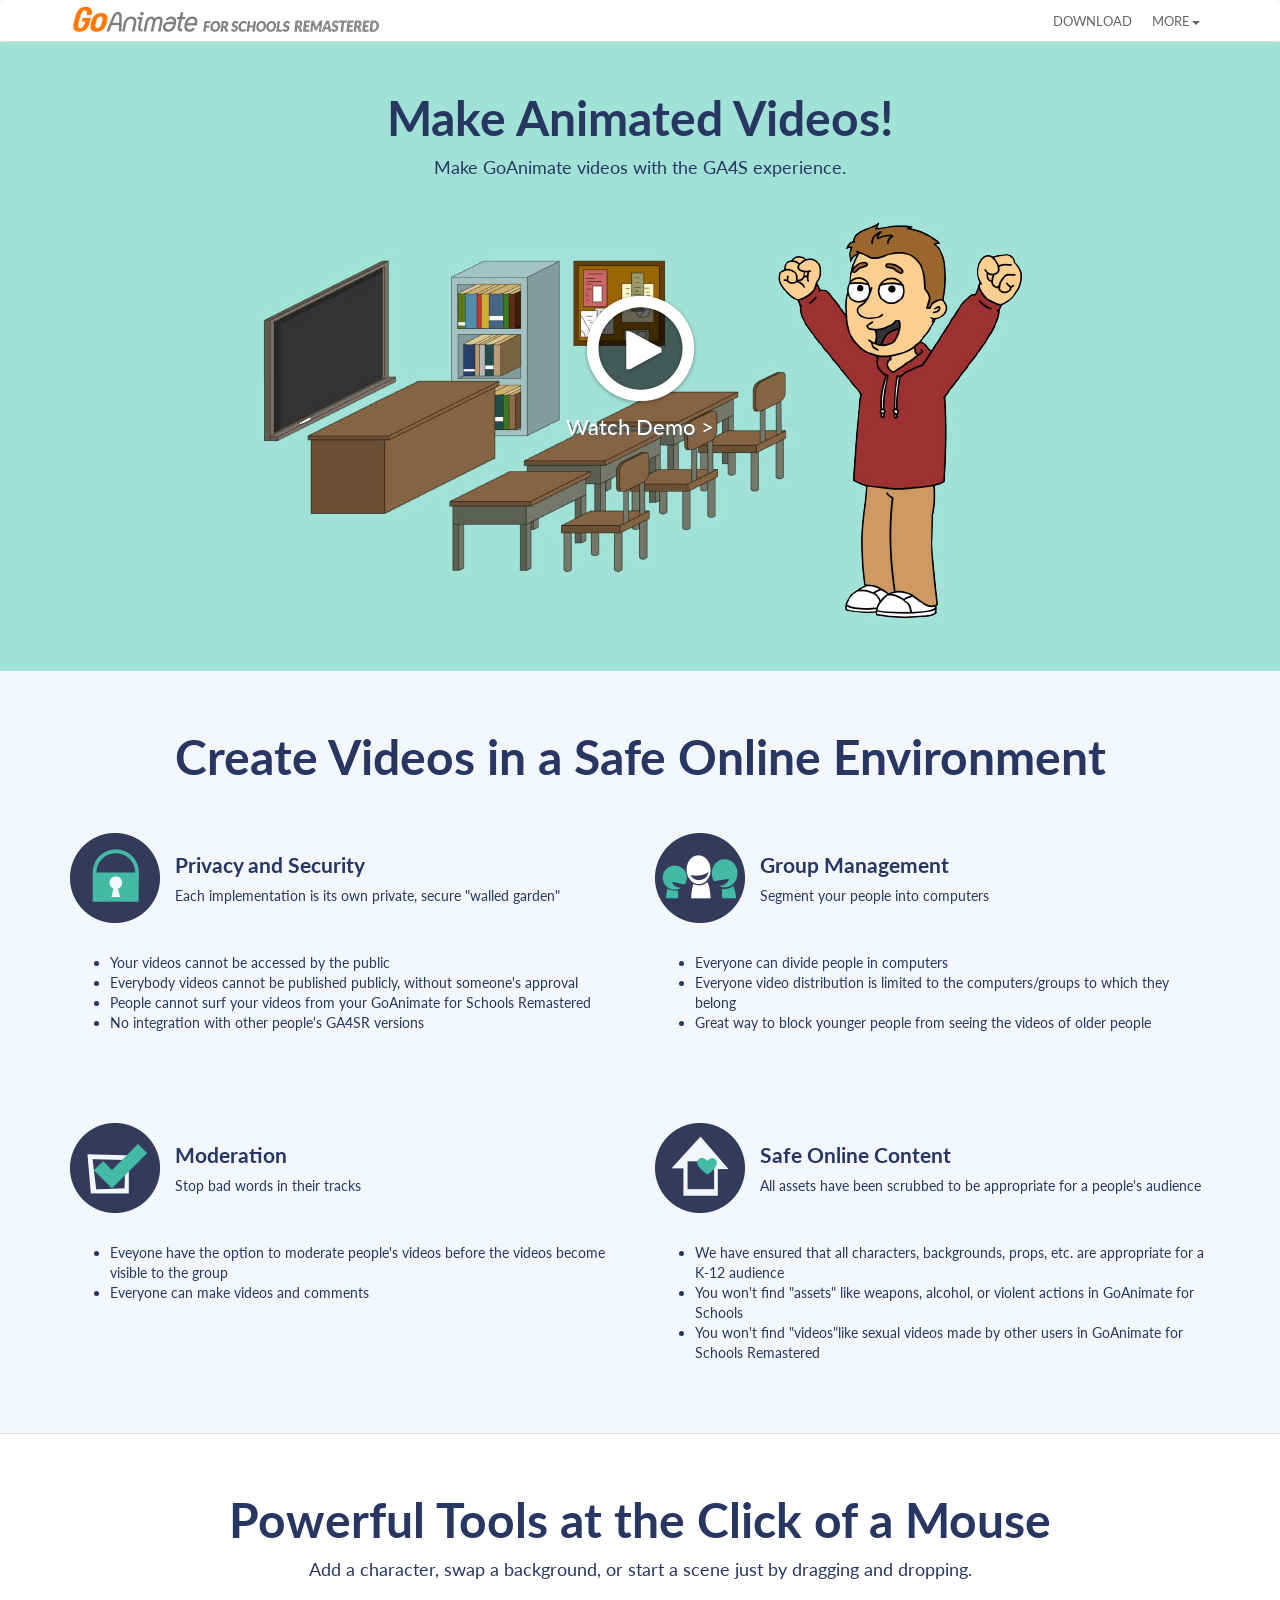
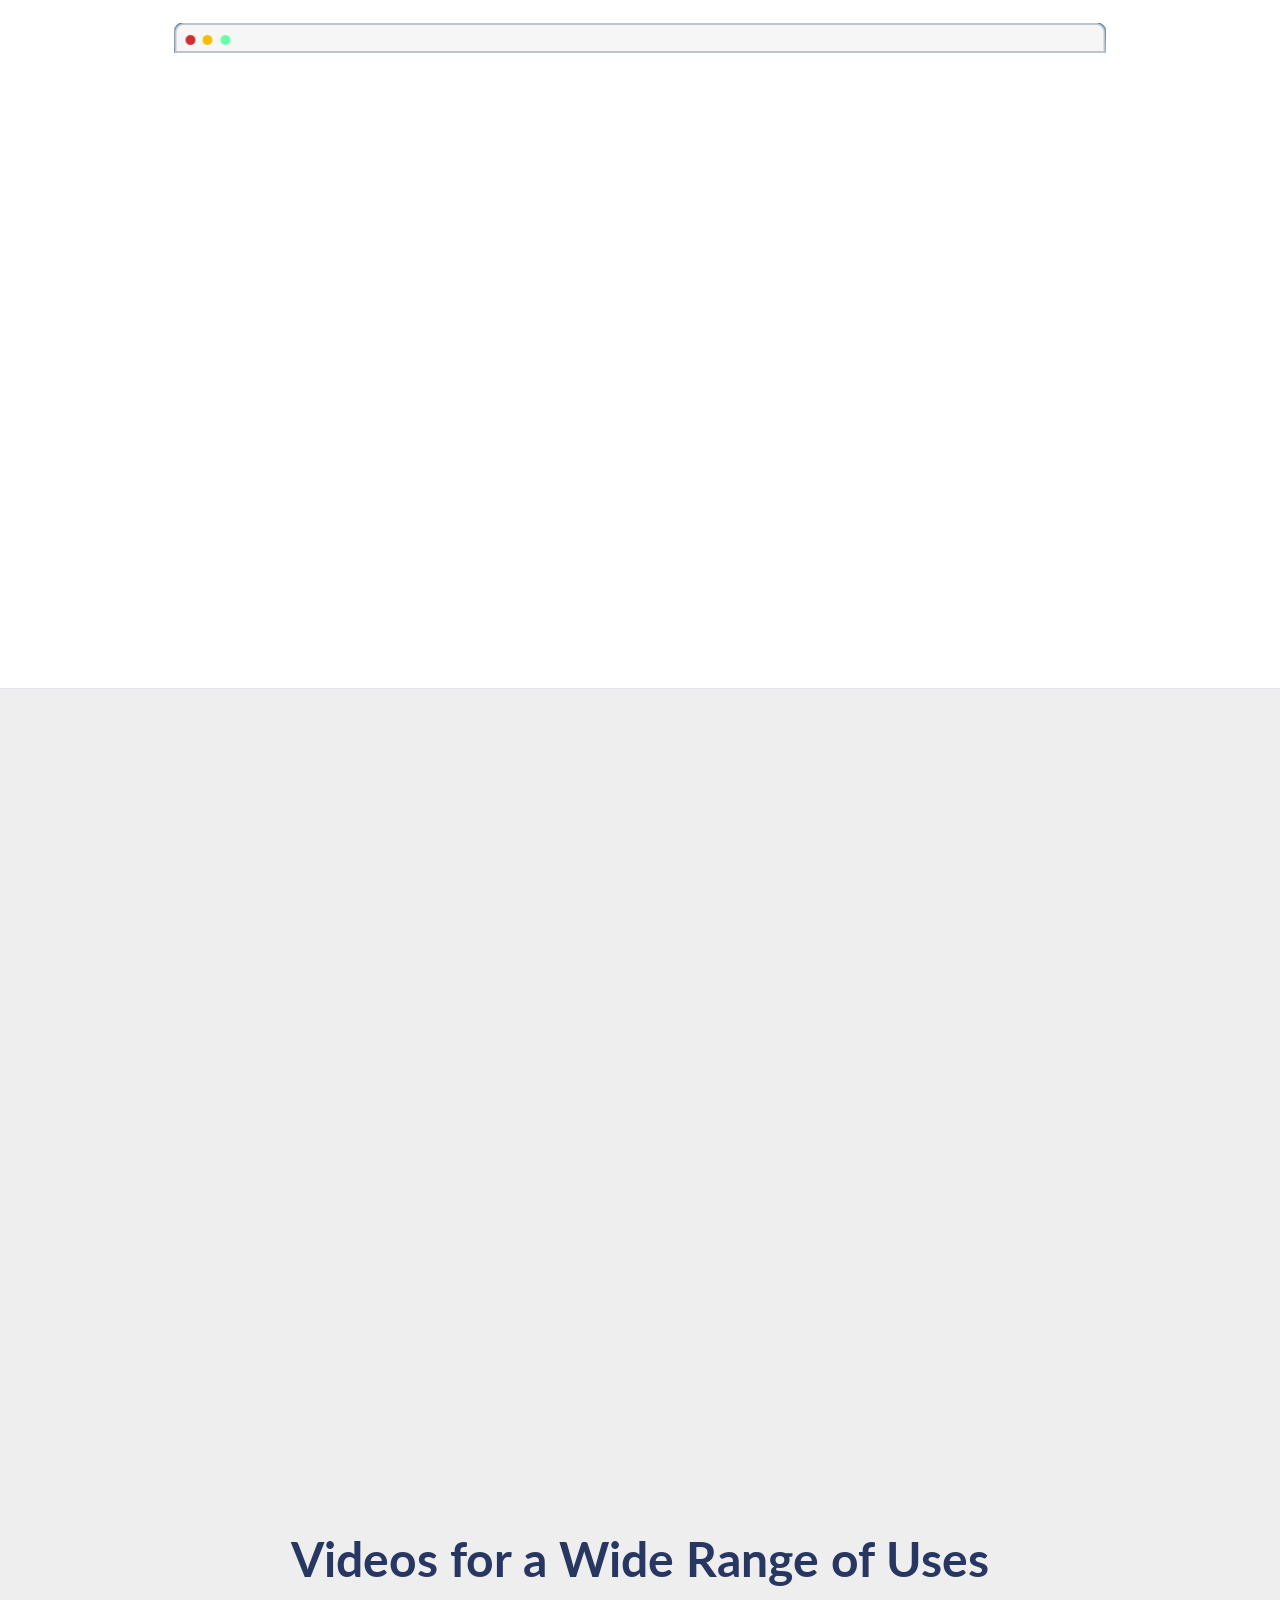
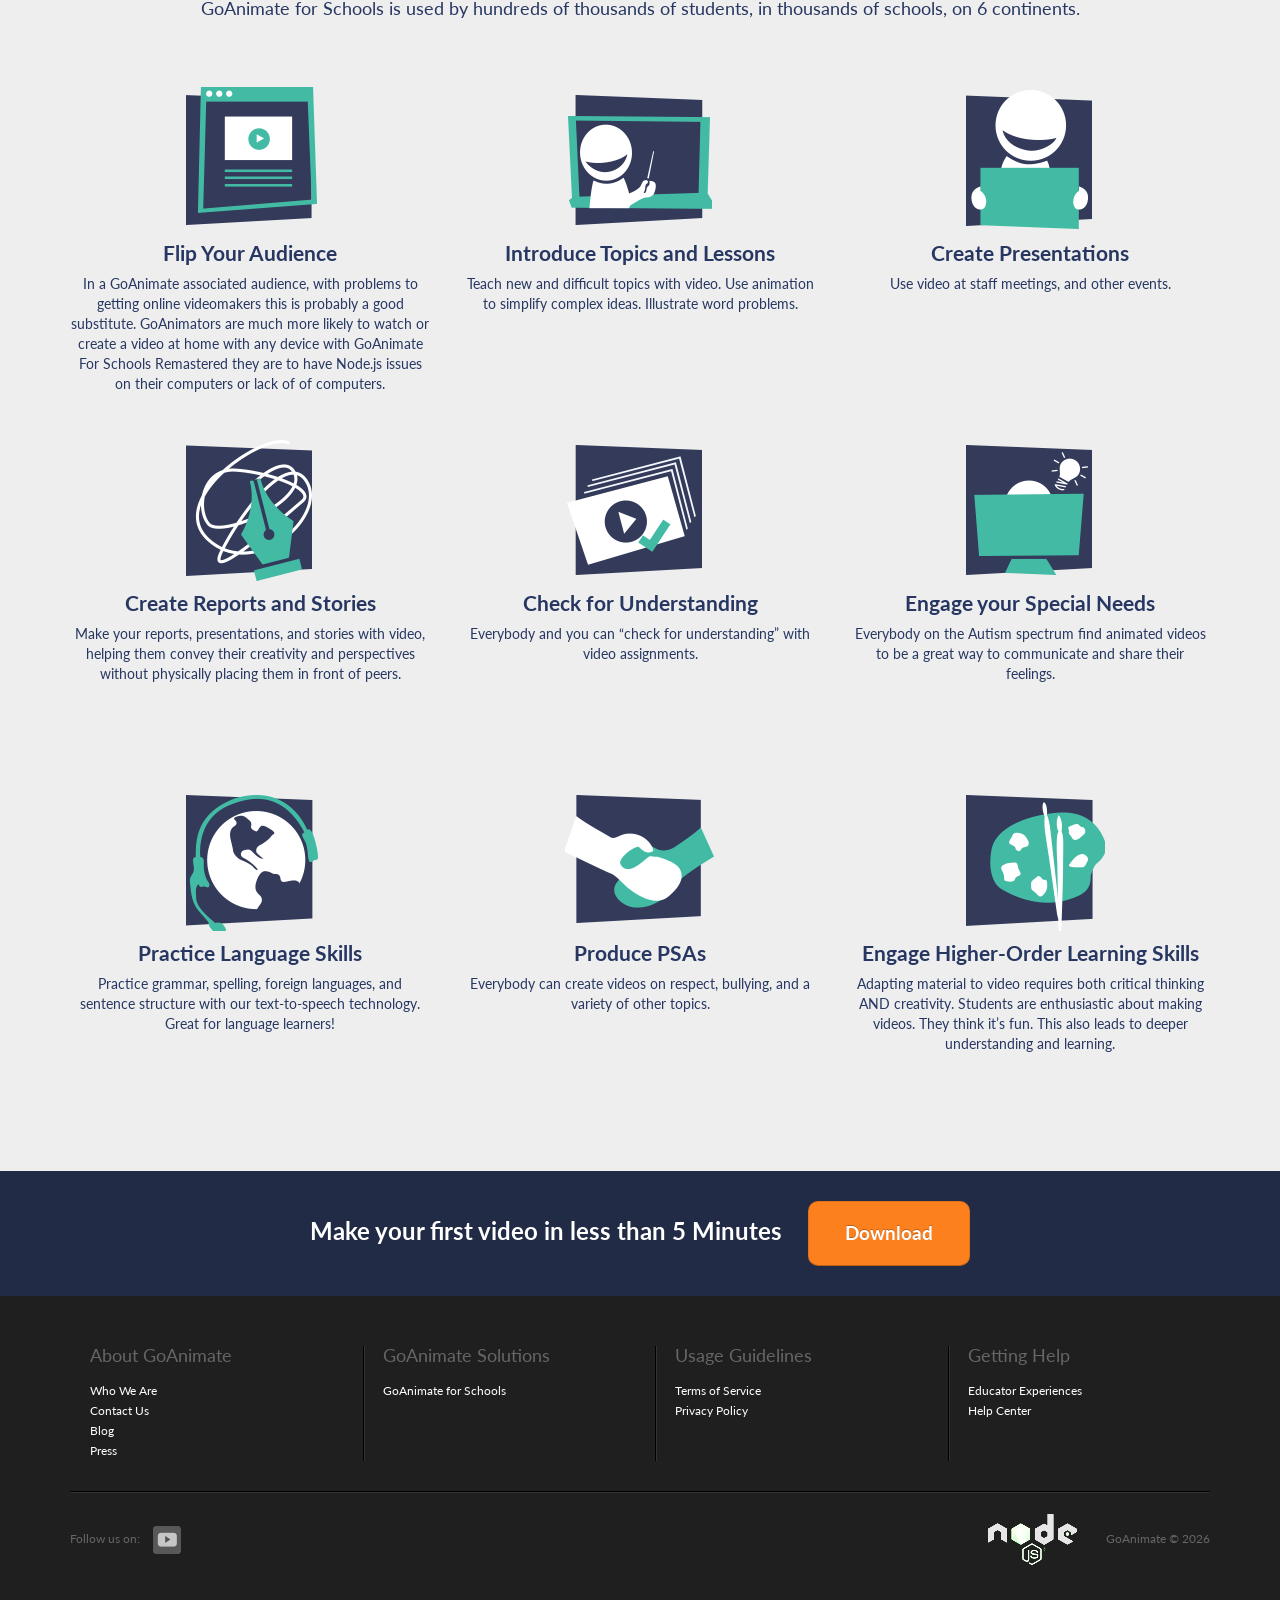
<file: index.html>
<!DOCTYPE html>
<html lang="en-us"><head>



<title>GoAnimate for Schools Remastered - Explore you want</title>

<meta name="viewport" content="width=device-width, initial-scale=1">

<meta name="description" content="GoAnimate for Schools is a safe environment for students to fully express their creativity through video and a great place for educators to share educational videos with other educators worldwide.">

<meta property="og:site_name" content="GoAnimate for Schools Remastered">



<link rel="stylesheet" href="https://fonts.googleapis.com/css?family=Lato:400,700">
<link rel="stylesheet" href="https://marcosbrilop13-spec.github.io/css/common_combined.css">

<link rel="stylesheet" href="https://marcosbrilop13-spec.github.io/css/index.css">
<link rel="stylesheet" href="https://marcosbrilop13-spec.github.io/css/owl.carousel.css">
<link rel="stylesheet" href="https://marcosbrilop13-spec.github.io/css/owl.theme.default.css">





<script src="https://marcosbrilop13-spec.github.io/js/common_combined.js"></script>
<script type="text/javascript" src="https://marcosbrilop13-spec.github.io/GOANIMATE-assets/static/14091581faf59d96/go/po/goserver_js-en_US.json.gz.json"></script>
<script type="text/javascript">
var I18N_LANG = 'en_US';
var GT = new Gettext({'locale_data': json_locale_data});
</script>
<script src="https://web.archive.org/web/20160810190359js_/https://d2qrjeyl4jwu9j.cloudfront.net/static/bd78878c20d6b7fc/school/js/owl.carousel.min.js"></script>



</head><body class="page-action-public_index">












<nav class="navbar site-nav" role="navigation">
    <div class="container">
        <div class="navbar-header">
            <button type="button" class="navbar-toggle collapsed" data-toggle="collapse" data-target=".navbar-ex1-collapse">
                <span class="sr-only">Toggle navigation</span>
                <span class="icon-bar"></span>
                <span class="icon-bar"></span>
                <span class="icon-bar"></span>
              </button>
            <a class="navbar-brand" href="https://marcosbrilop13-spec.github.io/" title="GoAnimate for Schools Remastered">
                <img alt="GoAnimate for Schools" src="https://marcosbrilop13-spec.github.io/img/site/logo4s.png">
            </a>
        </div>

        <div class="collapse navbar-collapse navbar-ex1-collapse">
            <ul class="nav navbar-nav navbar-right">
                <li><a href="https://marcosbrilop13-spec.github.io/download">Download</a></li>
                <li class="dropdown">
                    <a class="dropdown-toggle" href="#" data-toggle="dropdown">More<span class="caret"></span></a>
                    <ul class="dropdown-menu">
                        <li><a href="https://discord.gg/QfaaehhGEK">Blog</a></li>
                        <li><a href="https://marcosbrilop13-spec.github.io/public_faq">FAQ</a></li>
                        <li><a href="https://discord.gg/QfaaehhGEK">Help Center</a></li>
                    </ul>
                </li>
            </ul>
        </div>
    </div>
</nav>

<div class="homepage-top">
    <div class="container">
        <h1 class="homepage-title">Make Animated Videos!</h1>
        <p>Make GoAnimate videos with the GA4S experience.</p>

        <div class="homepage-top-content">
            <img class="img-responsive center-block" src="https://marcosbrilop13-spec.github.io/img/site/img_top_cw.jpg" alt="">
            <a href="#" class="watch-demo" data-toggle="modal" data-target="#demo-video">Watch Demo &gt;</a>
        </div>
    </div>
</div>

<div class="homepage-secure">
    <div class="container">
        <h2 class="homepage-title">Create Videos in a Safe Online Environment</h2>
        <div class="row">
            <div class="col-md-6 col-lg-6 secure-wrapper">
                <div class="clearfix">
                    <div class="icon-block"><img class="icon-block-icon" src="https://marcosbrilop13-spec.github.io/img/site/indexpage/img_secure_01.png" alt=""></div>
                    <h3>Privacy and Security</h3>
                    <p>Each implementation is its own private, secure "walled garden"</p>
                </div>
                <ul class="secure-content">
                    <li>Your videos cannot be accessed by the public</li>
                    <li>Everybody videos cannot be published publicly, without someone's approval</li>
                    <li>People cannot surf your videos from your GoAnimate for Schools Remastered</li>
                    <li>No integration with other people's GA4SR versions</li>
                </ul>
            </div>
            <div class="col-md-6 col-lg-6 secure-wrapper">
                <div class="clearfix">
                    <div class="icon-block"><img class="icon-block-icon" src="https://marcosbrilop13-spec.github.io/img/site/indexpage/img_secure_02.png" alt=""></div>
                    <h3>Group Management</h3>
                    <p>Segment your people into computers</p>
                </div>
                <ul class="secure-content">
                    <li>Everyone can divide people in computers</li>
                    <li>Everyone video distribution is limited to the computers/groups to which they belong</li>
                    <li>Great way to block younger people from seeing the videos of older people</li>
                </ul>
            </div>
            <div class="col-md-6 col-lg-6 secure-wrapper">
                <div class="clearfix">
                    <div class="icon-block"><img class="icon-block-icon" src="https://marcosbrilop13-spec.github.io/img/site/indexpage/img_secure_03.png" alt=""></div>
                    <h3>Moderation</h3>
                    <p>Stop bad words in their tracks</p>
                </div>
                <ul class="secure-content">
                    <li>Eveyone have the option to moderate people's videos before the videos become visible to the group</li>
                    <li>Everyone can make videos and comments</li>
                </ul>
            </div>
            <div class="col-md-6 col-lg-6 secure-wrapper">
                <div class="clearfix">
                    <div class="icon-block"><img class="icon-block-icon" src="https://marcosbrilop13-spec.github.io/img/site/indexpage/img_secure_04.png" alt=""></div>
                    <h3>Safe Online Content</h3>
                    <p>All assets have been scrubbed to be appropriate for a people's audience</p>
                </div>
                <ul class="secure-content">
                    <li>We have ensured that all characters, backgrounds, props, etc. are appropriate for a K-12 audience</li>
                    <li>You won't find "assets" like weapons, alcohol, or violent actions in GoAnimate for Schools</li>
                    <li>You won't find "videos"like sexual videos made by other users in GoAnimate for Schools Remastered</li>
                </ul>
            </div>
        </div>
    </div>
</div>

<div class="homepage-videomaker">
    <div class="container">
        <h2 class="homepage-title">Powerful Tools at the Click of a Mouse</h2>
        <p>Add a character, swap a background, or start a scene just by dragging and dropping.</p>
<img class="center-block" src="https://marcosbrilop13-spec.github.io/img/site/window_bar.png">
<video width="953" height="570" autoplay="" loop="">
<source src="https://marcosbrilop13-spec.github.io/img/site/vid/video-maker.mp4" type="video/mp4">
    </video>

        
    </div>
</div>

<div class="homepage-characters">
    <div class="container">
        <div class="content">
            <div class="oc-picker owl-carousel">
                <div class="bg bg-darkblue">
                    <h2 class="homepage-title">Characters With All the Right Moves</h2>
                    <p>Our libraries are filled with styles, settings, props, and actions.</p>

                    <img class="img-responsive center-block" src="https://marcosbrilop13-spec.github.io/img/site/indexpage/img_slide_264d5d.jpg" width="1060" alt="">
                </div>
                <div class="bg bg-green">
                    <h2 class="homepage-title">Characters With All the Right Moves</h2>
                    <p>Our libraries are filled with styles, settings, props, and actions.</p>

                    <img class="img-responsive center-block" src="https://marcosbrilop13-spec.github.io/img/site/indexpage/img_slide_4ebba5.jpg" width="1060" alt="">
                </div>
                <div class="bg bg-pink">
                    <h2 class="homepage-title">Characters With All the Right Moves</h2>
                    <p>Our libraries are filled with styles, settings, props, and actions.</p>

                    <img class="img-responsive center-block" src="https://marcosbrilop13-spec.github.io/img/site/indexpage/img_slide_f9716d.jpg" width="1060" alt="">
                </div>
            </div>
        </div>
    </div>
</div>

<script>
    $(function() {
        $('.oc-picker').owlCarousel({
            autoplay: true,
            loop: true,
            center: true,
            items: 1,
            autoplaySpeed: 3000,
            smartSpeed: 2500,
        })
    });
</script>

<div class="homepage-usage">
    <div class="container">
        <h2 class="homepage-title">Videos for a Wide Range of Uses</h2>
        <p>GoAnimate for Schools is used by hundreds of thousands of students, in thousands of schools, on 6 continents.</p>
        <div class="row">
            <div class="col-sm-6 col-md-6 col-lg-4 usage-wrapper">
                <img class="img-responsive center-block" src="https://marcosbrilop13-spec.github.io/img/site/indexpage/img_use_01.png" alt="">
                <h4>Flip Your Audience</h4>
                <p>In a GoAnimate associated audience, with problems to getting online videomakers this is probably a good substitute. GoAnimators are much more likely to watch or create a video at home with any device with GoAnimate For Schools Remastered they are to have Node.js issues on their computers or lack of of computers.</p>
            </div>
            <div class="col-sm-6 col-md-6 col-lg-4 usage-wrapper">
                <img class="img-responsive center-block" src="https://marcosbrilop13-spec.github.io/img/site/indexpage/img_use_02.png" alt="">
                <h4>Introduce Topics and Lessons</h4>
                <p>Teach new and difficult topics with video. Use animation to simplify complex ideas. Illustrate word problems.</p>
            </div>
            <div class="col-sm-6 col-md-6 col-lg-4 usage-wrapper">
                <img class="img-responsive center-block" src="https://marcosbrilop13-spec.github.io/img/site/indexpage/img_use_03.png" alt="">
                <h4>Create Presentations</h4>
                <p>Use video at staff meetings, and other events.</p>
            </div>
            <div class="col-sm-6 col-md-6 col-lg-4 usage-wrapper">
                <img class="img-responsive center-block" src="https://marcosbrilop13-spec.github.io/img/site/indexpage/img_use_07.png" alt="">
                <h4>Create Reports and Stories</h4>
                <p>Make your reports, presentations, and stories with video, helping them convey their creativity and perspectives without physically placing them in front of peers.</p>
            </div>
            <div class="col-sm-6 col-md-6 col-lg-4 usage-wrapper">
                <img class="img-responsive center-block" src="https://marcosbrilop13-spec.github.io/img/site/indexpage/img_use_05.png" alt="">
                <h4>Check for Understanding</h4>
                <p>Everybody and you can “check for understanding” with video assignments.</p>
            </div>
            <div class="col-sm-6 col-md-6 col-lg-4 usage-wrapper">
                <img class="img-responsive center-block" src="https://marcosbrilop13-spec.github.io/img/site/indexpage/img_use_04.png" alt="">
                <h4>Engage your Special Needs</h4>
                <p>Everybody on the Autism spectrum find animated videos to be a great way to communicate and share their feelings.</p>
            </div>
            <div class="col-sm-6 col-md-6 col-lg-4 usage-wrapper">
                <img class="img-responsive center-block" src="https://marcosbrilop13-spec.github.io/img/site/indexpage/img_use_06.png" alt="">
                <h4>Practice Language Skills</h4>
                <p>Practice grammar, spelling, foreign languages, and sentence structure with our text-to-speech technology. Great for language learners!</p>
            </div>
            <div class="col-sm-6 col-md-6 col-lg-4 usage-wrapper">
                <img class="img-responsive center-block" src="https://marcosbrilop13-spec.github.io/img/site/indexpage/img_use_08.png" alt="">
                <h4>Produce PSAs</h4>
                <p>Everybody can create videos on respect, bullying, and a variety of other topics.</p>
            </div>
            <div class="col-sm-6 col-md-6 col-lg-4 usage-wrapper">
                <img class="img-responsive center-block" src="https://marcosbrilop13-spec.github.io/img/site/indexpage/img_use_09.png" alt="">
                <h4>Engage Higher-Order Learning Skills</h4>
                <p>Adapting material to video requires both critical thinking AND creativity. Students are enthusiastic about making videos. They think it’s fun. This also leads to deeper understanding and learning.</p>
            </div>
        </div>
    </div>
</div>

<div class="homepage-signup">
    <div class="container">
        <span class="cta">Make your first video in less than 5 Minutes</span>
        <a href="/download" class="btn btn-xlg btn-orange">Download</a>
    </div>
</div>

<div class="modal" id="demo-video" aria-hidden="true" style="display: none;">
    <div class="modal-dialog modal-lg">
        <div class="modal-content">
            <div class="modal-header">
                <button type="button" class="close" data-dismiss="modal"><span aria-hidden="true">×</span><span class="sr-only">Close</span></button>
                <h4 class="modal-title">GoAnimate for Schools Remastered</h4>
            </div>
            <div class="modal-body">
                <div class="embed-responsive embed-responsive-16by9">
            <iframe src="https://fast.wistia.net/embed/iframe/prfqitbvot" title="To make an impact today's GoAnimaters reach for Video" allow="autoplay; fullscreen" allowtransparency="true" frameborder="0" scrolling="no" class="wistia_embed" name="wistia_embed" allowfullscreen="" msallowfullscreen="" width="868" height="488" style="width: 868px; height: 488px;"></iframe>
<script src="https://fast.wistia.net/assets/external/E-v1.js" async=""></script>
                </div>
            </div>
        </div>
    </div>
</div>

<footer class="site-footer hidden-print">
    <div class="container">
        <div class="row site-footer-nav">
            <div class="col-sm-3">
                <div class="site-footer-nav-col">
                    <h5>About GoAnimate</h5>
                    <ul class="list-unstyled">
                        <li><a href="https://web.archive.org/web/20170831165544/http://goanimate.com/about">Who We Are</a></li>
                        <li><a href="https://web.archive.org/web/20170831165544/http://goanimate.com/contactus">Contact Us</a></li>
                        <li><a href="https://web.archive.org/web/20170831165544/http://goanimate.com/video-maker-tips">Blog</a></li>
                        <li><a href="https://web.archive.org/web/20170831165544/http://press.goanimate.com/">Press</a></li>
                    </ul>
                </div>
            </div>

            <div class="col-sm-3">
                <div class="site-footer-nav-col">
                    <h5>GoAnimate Solutions</h5>
                    <ul class="list-unstyled">
                        <li><a href="https://web.archive.org/web/20170831165544/http://goanimate4schools.com/" target="_blank">GoAnimate for Schools</a></li>
                        <li class="hidden-xs">&nbsp;</li>
                        <li class="hidden-xs">&nbsp;</li>
                        <li class="hidden-xs">&nbsp;</li>
                    </ul>
                </div>
            </div>

            <div class="col-sm-3">
                <div class="site-footer-nav-col">
                    <h5>Usage Guidelines</h5>
                    <ul class="list-unstyled">
                        <li><a href="/web/20170831165544/https://goanimate4schools.com/termsofuse">Terms of Service</a></li>
                        <li><a href="/web/20170831165544/https://goanimate4schools.com/privacy">Privacy Policy</a></li>
                        <li class="hidden-xs">&nbsp;</li>
                        <li class="hidden-xs">&nbsp;</li>
                    </ul>
                </div>
            </div>

            <div class="col-sm-3">
                <div class="site-footer-nav-col">
                    <h5>Getting Help</h5>
                    <ul class="list-unstyled">
                        <li><a href="https://web.archive.org/web/20170831165544/http://blog.goanimate4schools.com/">Educator Experiences</a></li>
                        <li><a href="https://web.archive.org/web/20170831165544/https://goanimate4schools.zendesk.com/hc/en-us">Help Center</a></li>
                        <li class="hidden-xs">&nbsp;</li>
                        <li class="hidden-xs">&nbsp;</li>
                    </ul>
                </div>
            </div>
        </div>
        <hr>

        <div class="row site-footer-copyright">
            <div class="col-sm-6">
                <div class="site-footer-socials-container">
                    Follow us on:
                    <ul class="site-footer-socials clearfix">
                        <li><a class="youtube" href="https://www.youtube.com/channel/UCTxlSNvRt0ZPqege2pnHiCw">YouTube</a></li>
                    </ul>
                </div>
            </div>
            <div class="col-sm-6">
                <div class="pull-right">
                    <img src="https://marcosbrilop13-spec.github.io/img/site/logo_amazon.png" alt="AWS Partner Network">
                    &nbsp;&nbsp;&nbsp;
                    GoAnimate &copy; 2026
                </div>
            </div>
        </div>

    </div>
</footer>


<div id="studio_container" style="display: none;">
    <div id="studio_holder"><!-- Full Screen Studio -->
        <div style="top: 50%; position: relative;">
            You can't use GoAnimate because Flash might be disabled. <a href="http://web.archive.org/web/20170831165544/https://get.adobe.com/flashplayer/">Enable Flash</a>.
        </div>
    </div>
</div>

    

</body></html>
</file>
